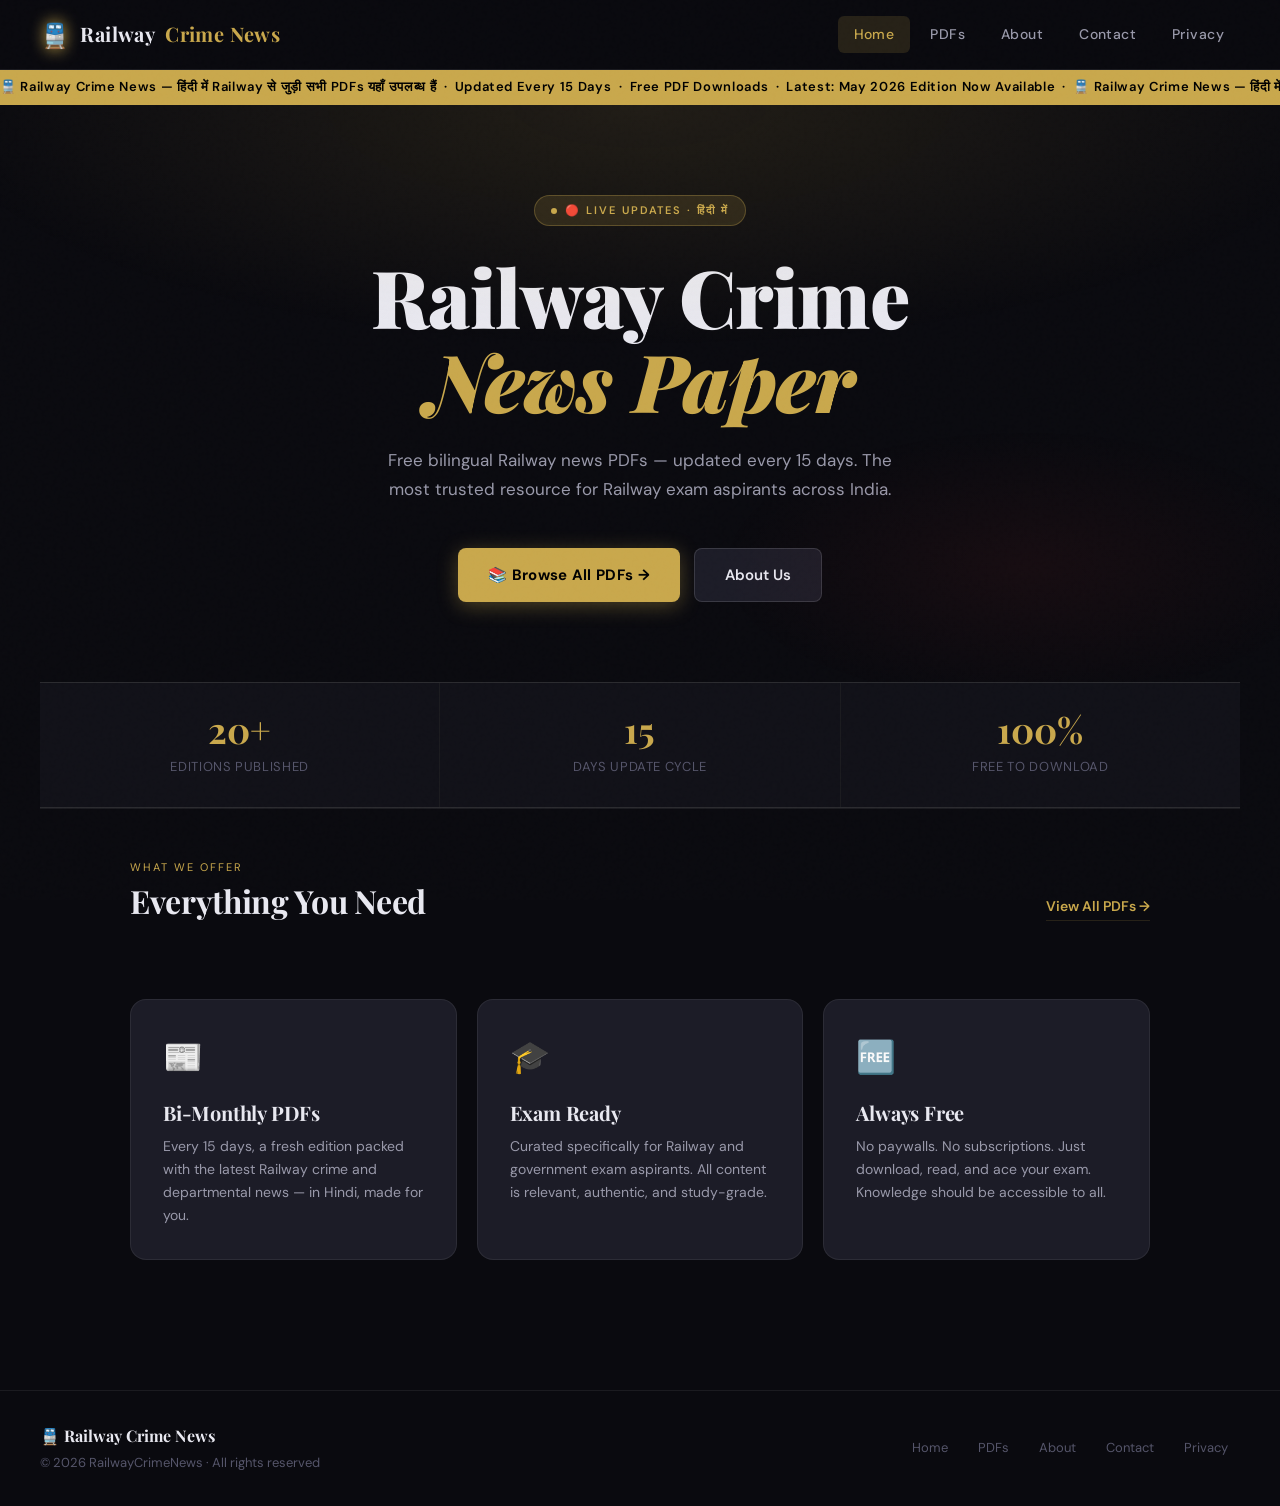
<file: index.html>
<!DOCTYPE html>
<html lang="en">
<head>
  <meta charset="UTF-8">
  <title>Railway Crime News – Free PDFs</title>
  <meta name="viewport" content="width=device-width, initial-scale=1.0">
  <script async src="https://pagead2.googlesyndication.com/pagead/js/adsbygoogle.js?client=ca-pub-1762686258745110" crossorigin="anonymous"></script>
  <link rel="stylesheet" href="style.css">
</head>
<body>

<!-- HEADER -->
<header class="header">
  <div class="logo">
    <span class="logo-icon">🚆</span>
    Railway <span>Crime News</span>
  </div>
  <nav class="nav">
    <a href="index.html" class="active">Home</a>
    <a href="pdfs.html">PDFs</a>
    <a href="about.html">About</a>
    <a href="contact.html">Contact</a>
    <a href="privacy.html">Privacy</a>
  </nav>
</header>

<!-- TICKER -->
<div class="ticker-bar">
  <span class="ticker-inner">
    🚆 Railway Crime News — हिंदी में Railway से जुड़ी सभी PDFs यहाँ उपलब्ध हैं &nbsp;·&nbsp; Updated Every 15 Days &nbsp;·&nbsp; Free PDF Downloads &nbsp;·&nbsp; Latest: May 2026 Edition Now Available &nbsp;·&nbsp; 🚆 Railway Crime News — हिंदी में Railway से जुड़ी सभी PDFs यहाँ उपलब्ध हैं &nbsp;·&nbsp; Updated Every 15 Days &nbsp;·&nbsp; Free PDF Downloads &nbsp;·&nbsp; Latest: march 2026 Edition Now Available &nbsp;·&nbsp;
  </span>
</div>

<!-- HERO -->
<section class="hero fade-in">
  <div class="hero-eyebrow">🔴 Live Updates · हिंदी में</div>
  <h1>Railway Crime<br><em> News Paper</em></h1>
  <p class="hero-sub">
    Free bilingual Railway news PDFs — updated every 15 days.
    The most trusted resource for Railway exam aspirants across India.
  </p>
  <div class="hero-actions">
    <a href="pdfs.html" class="btn-primary">📚 Browse All PDFs →</a>
    <a href="about.html" class="btn-secondary">About Us</a>
  </div>
</section>

<!-- STATS -->
<div class="stats-row fade-in fade-in-2">
  <div class="stat-item">
    <span class="stat-num">20+</span>
    <span class="stat-label">Editions Published</span>
  </div>
  <div class="stat-item">
    <span class="stat-num">15</span>
    <span class="stat-label">Days Update Cycle</span>
  </div>
  <div class="stat-item">
    <span class="stat-num">100%</span>
    <span class="stat-label">Free to Download</span>
  </div>
</div>

<hr class="divider">

<!-- FEATURE CARDS -->
<div class="section-header" style="padding-top:50px;">
  <div>
    <span class="section-label">What We Offer</span>
    <h2>Everything You Need</h2>
  </div>
  <a href="pdfs.html">View All PDFs →</a>
</div>

<div class="home-features fade-in fade-in-3">

  <div class="feature-card">
    <span class="feature-icon">📰</span>
    <h3>Bi-Monthly PDFs</h3>
    <p>Every 15 days, a fresh edition packed with the latest Railway crime and departmental news — in Hindi, made for you.</p>
  </div>

  <div class="feature-card">
    <span class="feature-icon">🎓</span>
    <h3>Exam Ready</h3>
    <p>Curated specifically for Railway and government exam aspirants. All content is relevant, authentic, and study-grade.</p>
  </div>

  <div class="feature-card">
    <span class="feature-icon">🆓</span>
    <h3>Always Free</h3>
    <p>No paywalls. No subscriptions. Just download, read, and ace your exam. Knowledge should be accessible to all.</p>
  </div>

</div>

<!-- FOOTER -->
<footer class="footer">
  <div class="footer-left">
    <span class="footer-brand">🚆 Railway Crime News</span>
    <span class="footer-copy">© 2026 RailwayCrimeNews · All rights reserved</span>
  </div>
  <nav class="footer-nav">
    <a href="index.html">Home</a>
    <a href="pdfs.html">PDFs</a>
    <a href="about.html">About</a>
    <a href="contact.html">Contact</a>
    <a href="privacy.html">Privacy</a>
  </nav>
</footer>

</body>
</html>
</file>
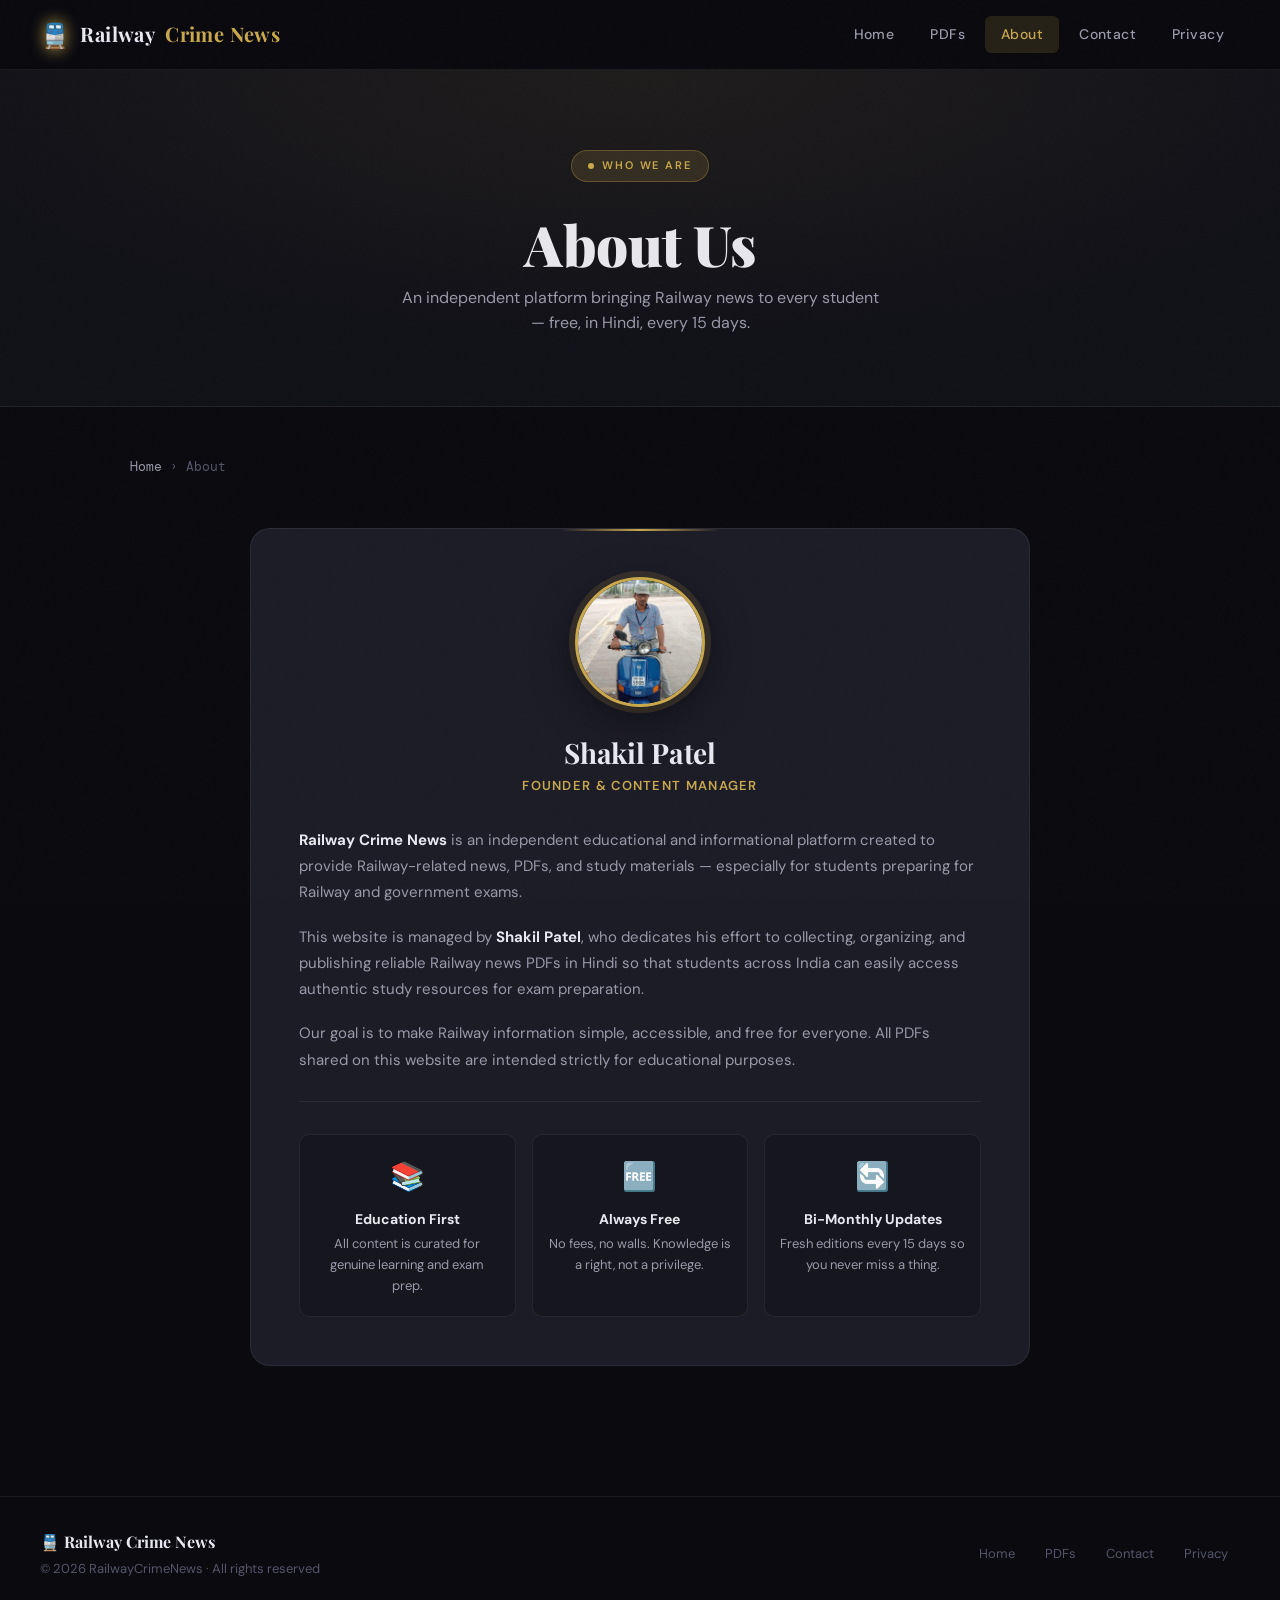
<file: about.html>
<!DOCTYPE html>
<html lang="en">
<head>
  <meta charset="UTF-8">
  <title>About Us – Railway Crime News</title>
  <meta name="viewport" content="width=device-width, initial-scale=1.0">
  <link rel="stylesheet" href="style.css">
</head>
<body>

<header class="header">
  <div class="logo">
    <span class="logo-icon">🚆</span>
    Railway <span>Crime News</span>
  </div>
  <nav class="nav">
    <a href="index.html">Home</a>
    <a href="pdfs.html">PDFs</a>
    <a href="about.html" class="active">About</a>
    <a href="contact.html">Contact</a>
    <a href="privacy.html">Privacy</a>
  </nav>
</header>

<section class="about-hero fade-in">
  <div class="hero-eyebrow">Who We Are</div>
  <h1 class="page-title">About Us</h1>
  <p class="page-subtitle" style="max-width:480px;margin:0 auto;">
    An independent platform bringing Railway news to every student — free, in Hindi, every 15 days.
  </p>
</section>

<div class="container">
  <nav class="breadcrumb">
    <a href="index.html">Home</a>
    <span>›</span>
    <span>About</span>
  </nav>

  <div class="about-card fade-in fade-in-2">

    <!-- Profile image — falls back gracefully -->
    <img
      src="images/profile.jpeg"
      alt="Shakil Patel"
      class="profile-img"
      onerror="this.style.display='none'; document.getElementById('profileFallback').style.display='flex';"
    >
    <div id="profileFallback" class="profile-placeholder" style="display:none;">👤</div>

    <h2>Shakil Patel</h2>
    <span class="role">Founder &amp; Content Manager</span>

    <p class="about-text">
      <strong>Railway Crime News</strong> is an independent educational and informational platform
      created to provide Railway-related news, PDFs, and study materials — especially for students
      preparing for Railway and government exams.
    </p>

    <p class="about-text">
      This website is managed by <strong>Shakil Patel</strong>, who dedicates his effort to collecting,
      organizing, and publishing reliable Railway news PDFs in Hindi so that students across India
      can easily access authentic study resources for exam preparation.
    </p>

    <p class="about-text">
      Our goal is to make Railway information simple, accessible, and free for everyone.
      All PDFs shared on this website are intended strictly for educational purposes.
    </p>

    <hr class="about-divider">

    <div class="about-values">
      <div class="value-item">
        <span class="vi-icon">📚</span>
        <strong>Education First</strong>
        <p>All content is curated for genuine learning and exam prep.</p>
      </div>
      <div class="value-item">
        <span class="vi-icon">🆓</span>
        <strong>Always Free</strong>
        <p>No fees, no walls. Knowledge is a right, not a privilege.</p>
      </div>
      <div class="value-item">
        <span class="vi-icon">🔄</span>
        <strong>Bi-Monthly Updates</strong>
        <p>Fresh editions every 15 days so you never miss a thing.</p>
      </div>
    </div>

  </div>
</div>

<footer class="footer">
  <div class="footer-left">
    <span class="footer-brand">🚆 Railway Crime News</span>
    <span class="footer-copy">© 2026 RailwayCrimeNews · All rights reserved</span>
  </div>
  <nav class="footer-nav">
    <a href="index.html">Home</a>
    <a href="pdfs.html">PDFs</a>
    <a href="contact.html">Contact</a>
    <a href="privacy.html">Privacy</a>
  </nav>
</footer>

</body>
</html>
</file>
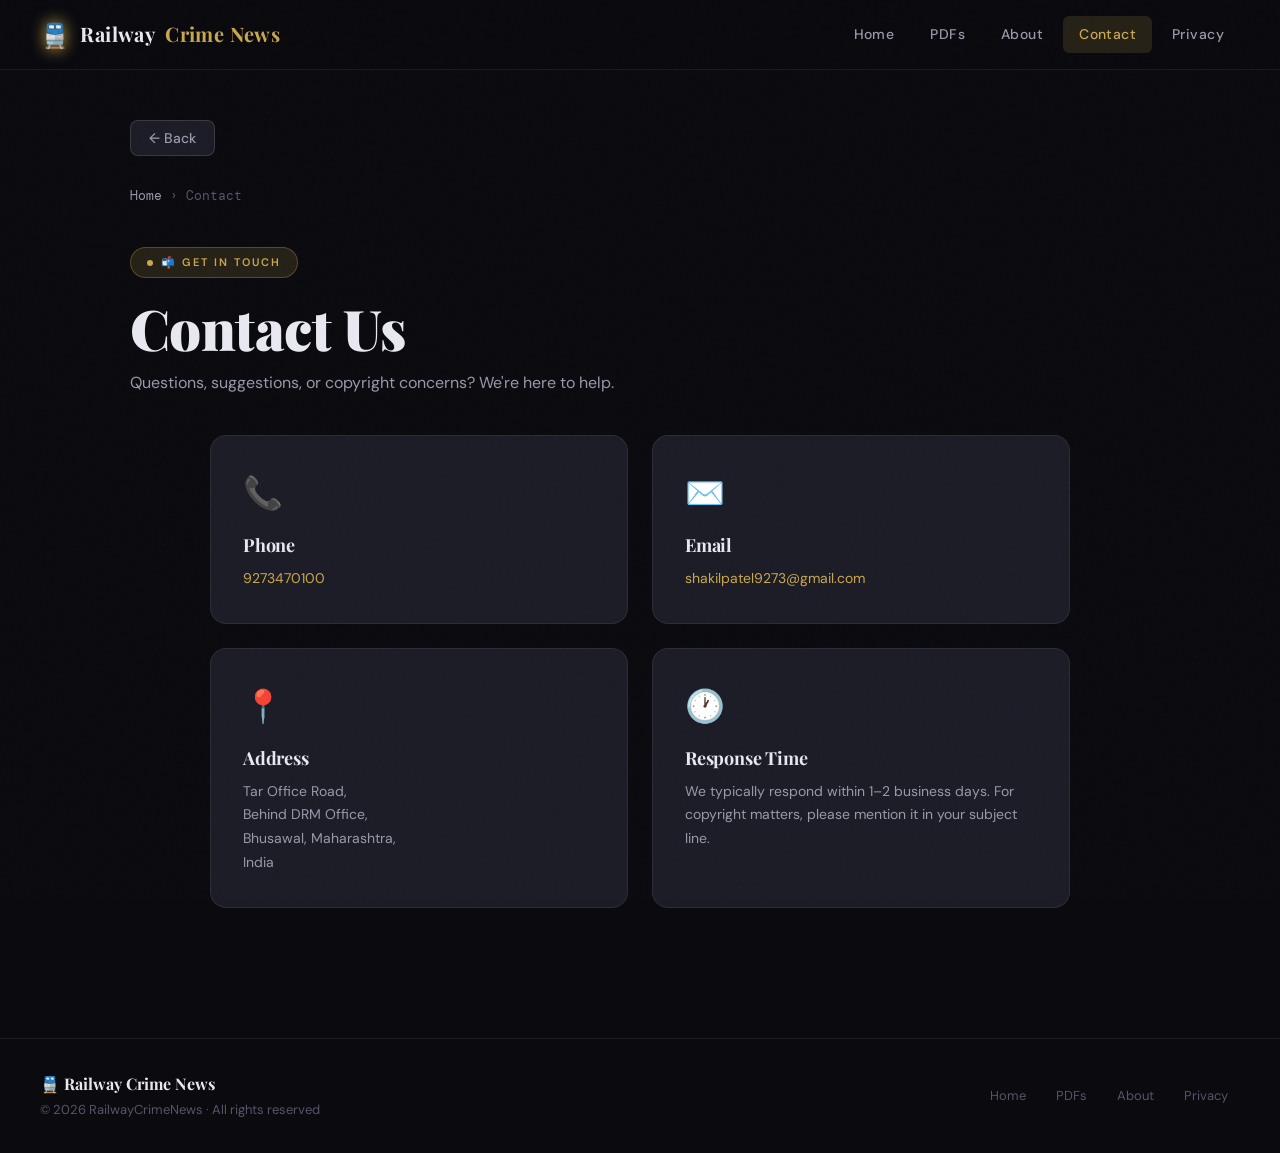
<file: contact.html>
<!DOCTYPE html>
<html lang="en">
<head>
  <meta charset="UTF-8">
  <title>Contact Us – Railway Crime News</title>
  <meta name="viewport" content="width=device-width, initial-scale=1.0">
  <link rel="stylesheet" href="style.css">
</head>
<body>

<header class="header">
  <div class="logo">
    <span class="logo-icon">🚆</span>
    Railway <span>Crime News</span>
  </div>
  <nav class="nav">
    <a href="index.html">Home</a>
    <a href="pdfs.html">PDFs</a>
    <a href="about.html">About</a>
    <a href="contact.html" class="active">Contact</a>
    <a href="privacy.html">Privacy</a>
  </nav>
</header>

<div class="container fade-in">

  <button class="back-btn" onclick="window.history.back()">← Back</button>

  <nav class="breadcrumb">
    <a href="index.html">Home</a>
    <span>›</span>
    <span>Contact</span>
  </nav>

  <div class="hero-eyebrow" style="display:inline-flex;margin-bottom:16px;">📬 Get In Touch</div>
  <h1 class="page-title" style="text-align:left;margin-bottom:8px;">Contact Us</h1>
  <p class="page-subtitle" style="text-align:left;margin-bottom:40px;">
    Questions, suggestions, or copyright concerns? We're here to help.
  </p>

  <div class="contact-grid fade-in fade-in-2">

    <div class="contact-card">
      <span class="contact-card-icon">📞</span>
      <h3>Phone</h3>
      <p>
        <a href="tel:9273470100">9273470100</a>
      </p>
    </div>

    <div class="contact-card">
      <span class="contact-card-icon">✉️</span>
      <h3>Email</h3>
      <p>
        <a href="mailto:shakilpatel9273@gmail.com">shakilpatel9273@gmail.com</a>
      </p>
    </div>

    <div class="contact-card">
      <span class="contact-card-icon">📍</span>
      <h3>Address</h3>
      <address>
        Tar Office Road,<br>
        Behind DRM Office,<br>
        Bhusawal, Maharashtra,<br>
        India
      </address>
    </div>

    <div class="contact-card">
      <span class="contact-card-icon">🕐</span>
      <h3>Response Time</h3>
      <p>We typically respond within 1–2 business days. For copyright matters, please mention it in your subject line.</p>
    </div>

  </div>

</div>

<footer class="footer">
  <div class="footer-left">
    <span class="footer-brand">🚆 Railway Crime News</span>
    <span class="footer-copy">© 2026 RailwayCrimeNews · All rights reserved</span>
  </div>
  <nav class="footer-nav">
    <a href="index.html">Home</a>
    <a href="pdfs.html">PDFs</a>
    <a href="about.html">About</a>
    <a href="privacy.html">Privacy</a>
  </nav>
</footer>

</body>
</html>
</file>
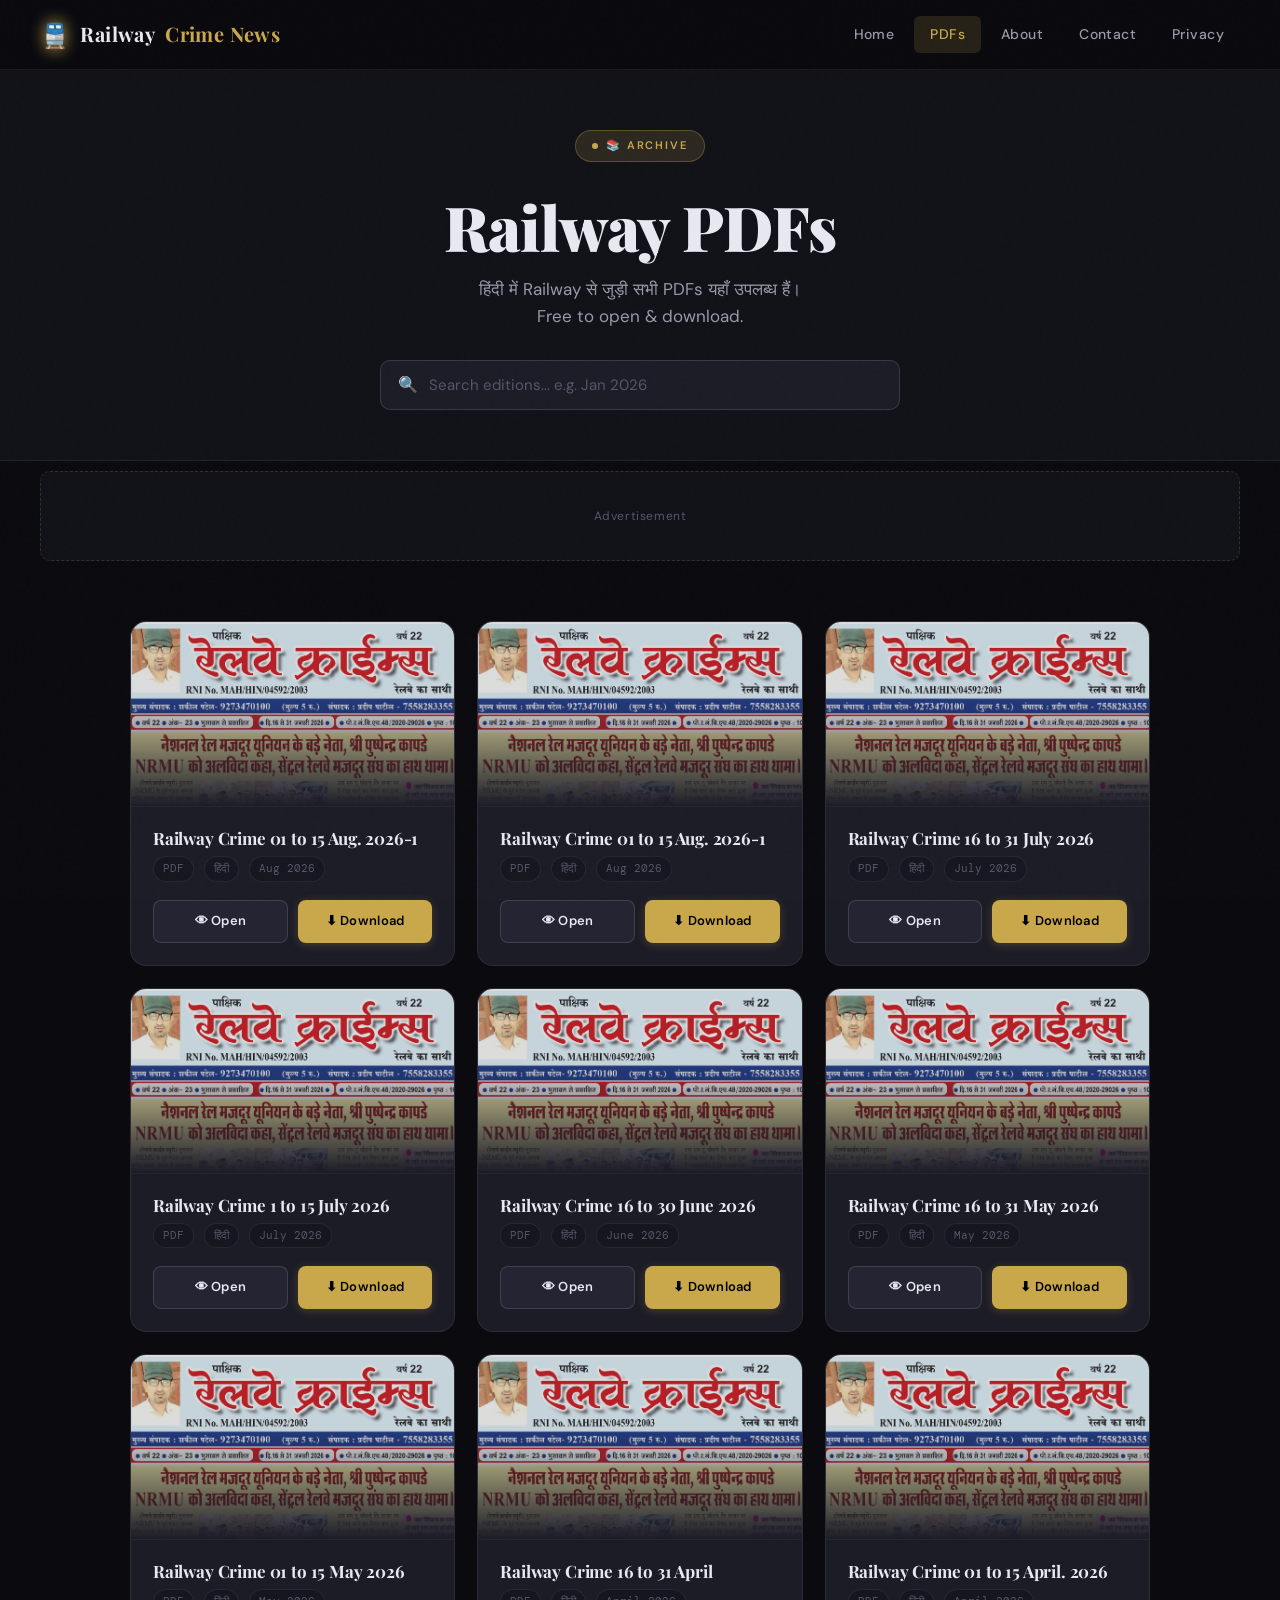
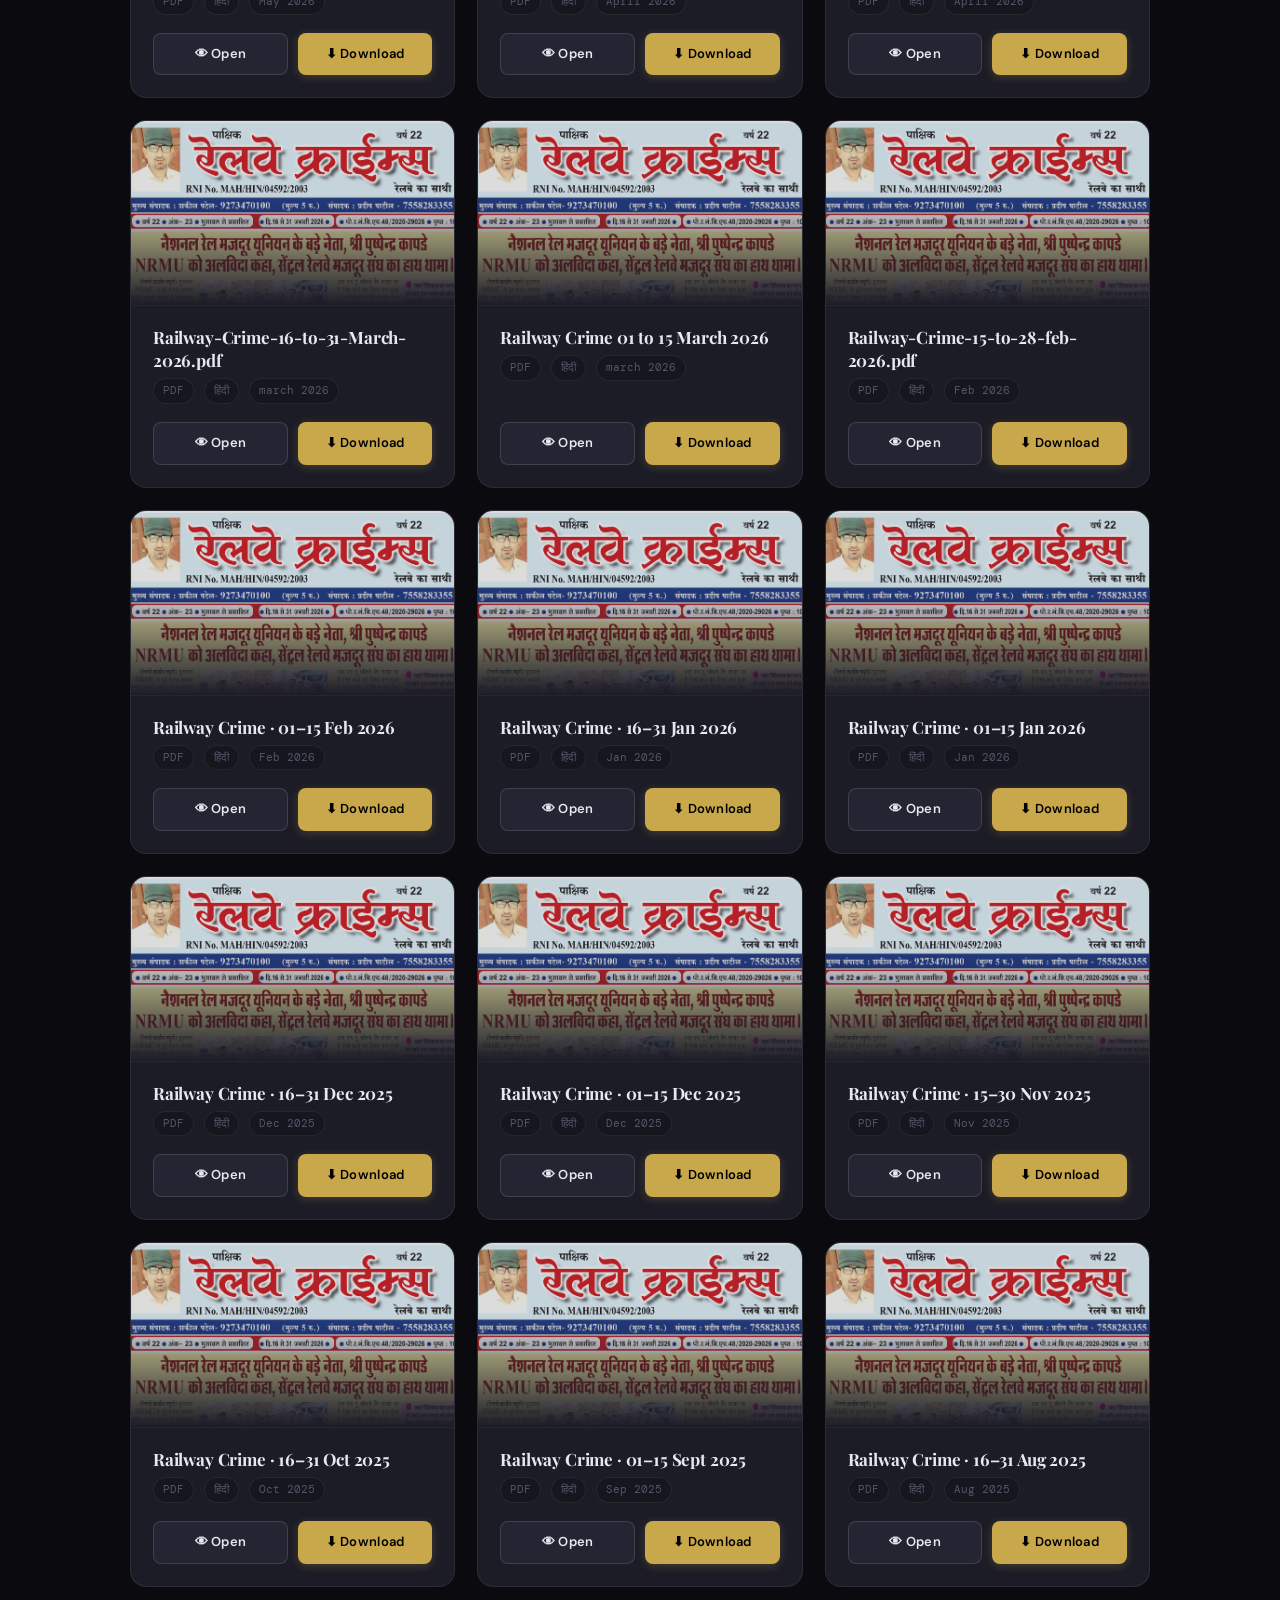
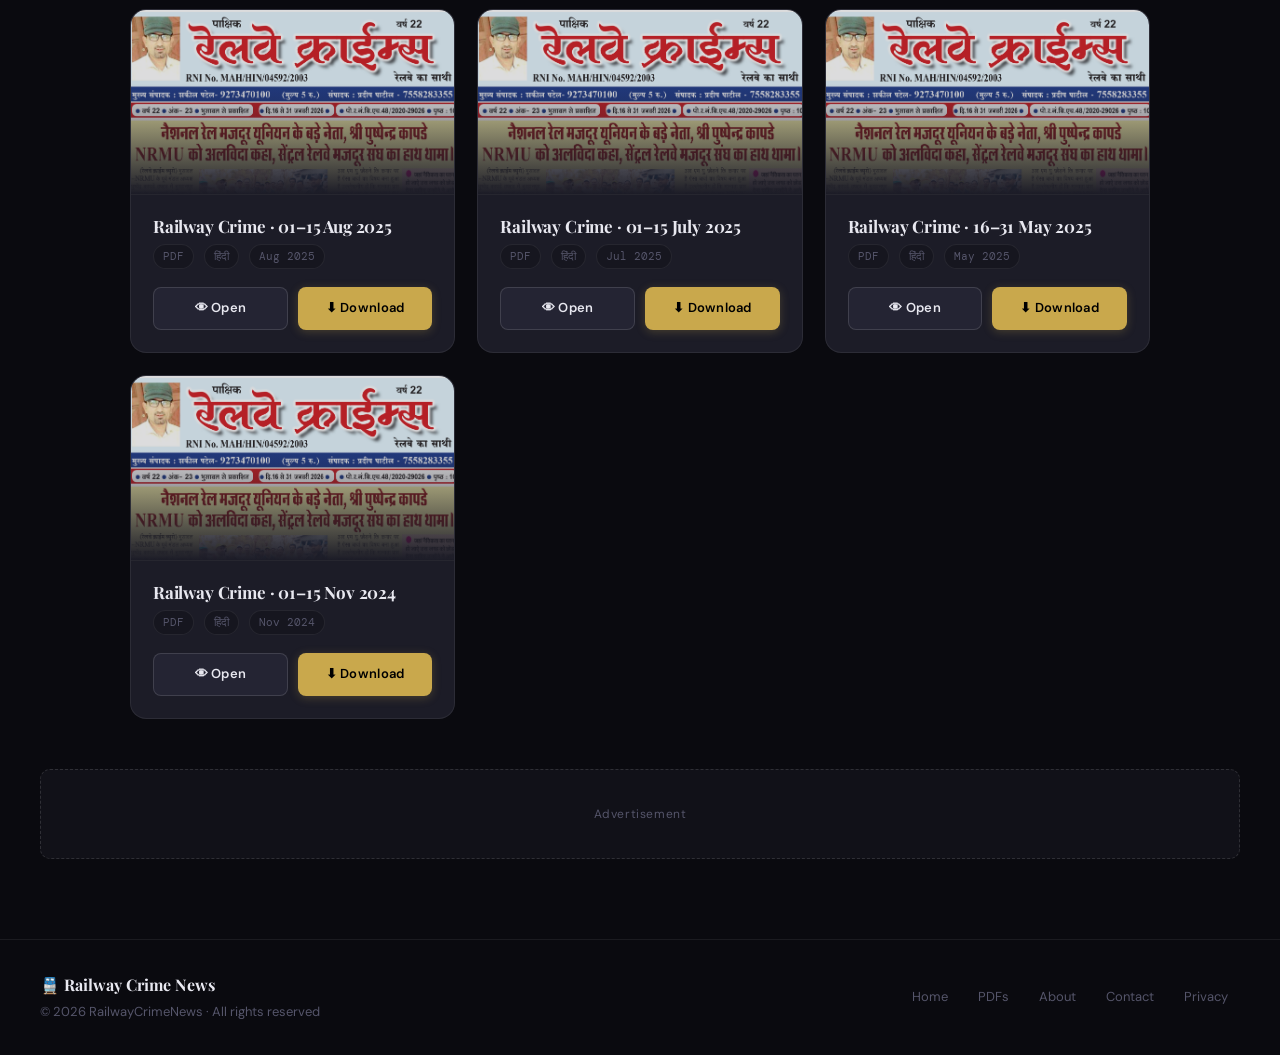
<file: pdfs.html>
<!DOCTYPE html>
<html lang="en">
<head>
  <meta charset="UTF-8">
  <title>PDF Downloads – Railway Crime News</title>
  <meta name="viewport" content="width=device-width, initial-scale=1.0">
  <script async src="https://pagead2.googlesyndication.com/pagead/js/adsbygoogle.js?client=ca-pub-1762686258745110" crossorigin="anonymous"></script>
  <link rel="stylesheet" href="style.css">
</head>
<body>

<!-- HEADER -->
<header class="header">
  <div class="logo">
    <span class="logo-icon">🚆</span>
    Railway <span>Crime News</span>
  </div>
  <nav class="nav">
    <a href="index.html">Home</a>
    <a href="pdfs.html" class="active">PDFs</a>
    <a href="about.html">About</a>
    <a href="contact.html">Contact</a>
    <a href="privacy.html">Privacy</a>
  </nav>
</header>

<!-- PDFs HERO -->
<section class="pdfs-hero fade-in">
  <div class="hero-eyebrow">📚 Archive</div>
  <h1>Railway PDFs</h1>
  <p>हिंदी में Railway से जुड़ी सभी PDFs यहाँ उपलब्ध हैं।<br>Free to open &amp; download.</p>

  <div class="search-wrap">
    <span class="search-icon">🔍</span>
    <input
      type="text"
      id="searchInput"
      placeholder="Search editions... e.g. Jan 2026"
      class="search-box"
      oninput="searchPDFs()"
    />
  </div>
</section>

<!-- AD -->
<div class="ad-box">Advertisement</div>

<!-- PDF GRID -->
<div class="pdf-grid" id="pdfGrid">

  <!-- 2026 Editions -->

  <div class="pdf-preview-card fade-in">
  <div class="pdf-thumb">
    <img src="thumbs/default.jpg" alt="Railway Crime 01 to 15 Aug. 2026-1" onerror="this.style.display='none'">
  </div>
  <div class="pdf-info">
    <h3>Railway Crime 01 to 15 Aug. 2026-1</h3>
    <div class="pdf-meta">
      <span class="pdf-tag">PDF</span>
      <span class="pdf-tag">हिंदी</span>
        <span class="pdf-tag">Aug 2026</span>
    </div>
    <div class="pdf-actions">
      <a href="pdf/Railway Crime 15 to 31 Aug. 2026.pdf" target="_blank" class="open-btn">&#128065; Open</a>
      <a href="pdf/Railway Crime 15 to 31 Aug. 2026.pdf" download class="download-btn">&#11015; Download</a>
    </div>
  </div>
</div>

  <div class="pdf-preview-card fade-in">
  <div class="pdf-thumb">
    <img src="thumbs/default.jpg" alt="Railway Crime 01 to 15 Aug. 2026-1" onerror="this.style.display='none'">
  </div>
  <div class="pdf-info">
    <h3>Railway Crime 01 to 15 Aug. 2026-1</h3>
    <div class="pdf-meta">
      <span class="pdf-tag">PDF</span>
      <span class="pdf-tag">हिंदी</span>
        <span class="pdf-tag">Aug 2026</span>
    </div>
    <div class="pdf-actions">
      <a href="pdf/Railway Crime 01 to 15 Aug. 2026-1.pdf" target="_blank" class="open-btn">&#128065; Open</a>
      <a href="pdf/Railway Crime 01 to 15 Aug. 2026-1.pdf" download class="download-btn">&#11015; Download</a>
    </div>
  </div>
</div>

    <div class="pdf-preview-card fade-in">
  <div class="pdf-thumb">
    <img src="thumbs/default.jpg" alt="Railway Crime 16 to 31 July 2026" onerror="this.style.display='none'">
  </div>
  <div class="pdf-info">
    <h3>Railway Crime 16 to 31 July 2026</h3>
    <div class="pdf-meta">
      <span class="pdf-tag">PDF</span>
      <span class="pdf-tag">हिंदी</span>
        <span class="pdf-tag">July 2026</span>
    </div>
    <div class="pdf-actions">
      <a href="pdf/Railway Crime 16 to 31 July 2026.pdf" target="_blank" class="open-btn">&#128065; Open</a>
      <a href="pdf/Railway Crime 16 to 31 July 2026.pdf" download class="download-btn">&#11015; Download</a>
    </div>
  </div>
</div>

<div class="pdf-preview-card fade-in">
  <div class="pdf-thumb">
    <img src="thumbs/default.jpg" alt="Railway Crime 1 to 15 July 2026" onerror="this.style.display='none'">
  </div>
  <div class="pdf-info">
    <h3>Railway Crime 1 to 15 July 2026</h3>
    <div class="pdf-meta">
      <span class="pdf-tag">PDF</span>
      <span class="pdf-tag">हिंदी</span>
        <span class="pdf-tag">July 2026</span>
    </div>
    <div class="pdf-actions">
      <a href="pdf/Railway Crime 1 to 15 July 2026.pdf" target="_blank" class="open-btn">&#128065; Open</a>
      <a href="pdf/Railway Crime 1 to 15 July 2026.pdf" download class="download-btn">&#11015; Download</a>
    </div>
  </div>
</div>

  <div class="pdf-preview-card fade-in">
  <div class="pdf-thumb">
    <img src="thumbs/default.jpg" alt="Railway Crime 16 to 30 June 2026" onerror="this.style.display='none'">
  </div>
  <div class="pdf-info">
    <h3>Railway Crime 16 to 30 June 2026</h3>
    <div class="pdf-meta">
      <span class="pdf-tag">PDF</span>
      <span class="pdf-tag">हिंदी</span>
        <span class="pdf-tag">June 2026</span>
    </div>
    <div class="pdf-actions">
      <a href="pdf/Railway Crime 16 to 30 June 2026.pdf" target="_blank" class="open-btn">&#128065; Open</a>
      <a href="pdf/Railway Crime 16 to 30 June 2026.pdf" download class="download-btn">&#11015; Download</a>
    </div>
  </div>
</div>


<div class="pdf-preview-card fade-in">
  <div class="pdf-thumb">
    <img src="thumbs/default.jpg" alt="Railway Crime 16 to 31 May 2026" onerror="this.style.display='none'">
  </div>
  <div class="pdf-info">
    <h3>Railway Crime 16 to 31 May 2026</h3>
    <div class="pdf-meta">
      <span class="pdf-tag">PDF</span>
      <span class="pdf-tag">हिंदी</span>
        <span class="pdf-tag">May 2026</span>
    </div>
    <div class="pdf-actions">
      <a href="pdf/Railway Crime 16 to 31 May 2026.pdf" target="_blank" class="open-btn">&#128065; Open</a>
      <a href="pdf/Railway Crime 16 to 31 May 2026.pdf" download class="download-btn">&#11015; Download</a>
    </div>
  </div>
</div>

  <div class="pdf-preview-card fade-in">
  <div class="pdf-thumb">
    <img src="thumbs/default.jpg" alt="Railway Crime 01 to 15 May 2026" onerror="this.style.display='none'">
  </div>
  <div class="pdf-info">
    <h3>Railway Crime 01 to 15 May 2026</h3>
    <div class="pdf-meta">
      <span class="pdf-tag">PDF</span>
      <span class="pdf-tag">हिंदी</span>
        <span class="pdf-tag">May 2026</span>
    </div>
    <div class="pdf-actions">
      <a href="pdf/Railway Crime 01 to 15 May 2026.pdf" target="_blank" class="open-btn">&#128065; Open</a>
      <a href="pdf/Railway Crime 01 to 15 May 2026.pdf" download class="download-btn">&#11015; Download</a>
    </div>
  </div>
</div>


   <div class="pdf-preview-card fade-in">
  <div class="pdf-thumb">
    <img src="thumbs/default.jpg" alt="Railway Crime 16 to 31 April" onerror="this.style.display='none'">
  </div>
  <div class="pdf-info">
    <h3>Railway Crime 16 to 31 April</h3>
    <div class="pdf-meta">
      <span class="pdf-tag">PDF</span>
      <span class="pdf-tag">हिंदी</span>
        <span class="pdf-tag">April 2026</span>
    </div>
    <div class="pdf-actions">
      <a href="pdf/Railway Crime 16 to 31 April.pdf" target="_blank" class="open-btn">&#128065; Open</a>
      <a href="pdf/Railway Crime 16 to 31 April.pdf" download class="download-btn">&#11015; Download</a>
    </div>
  </div>
</div>


<div class="pdf-preview-card fade-in">
  <div class="pdf-thumb">
    <img src="thumbs/default.jpg" alt="Railway Crime 01 to 15 April. 2026" onerror="this.style.display='none'">
  </div>
  <div class="pdf-info">
    <h3>Railway Crime 01 to 15 April. 2026</h3>
    <div class="pdf-meta">
      <span class="pdf-tag">PDF</span>
      <span class="pdf-tag">हिंदी</span>
        <span class="pdf-tag">April 2026</span>
    </div>
    <div class="pdf-actions">
      <a href="pdf/Railway Crime 01 to 15 April. 2026.pdf" target="_blank" class="open-btn">&#128065; Open</a>
      <a href="pdf/Railway Crime 01 to 15 April. 2026.pdf" download class="download-btn">&#11015; Download</a>
    </div>
  </div>
</div>

<div class="pdf-preview-card fade-in">
  <div class="pdf-thumb">
    <img src="thumbs/default.jpg" alt="Railway-Crime-16-to-31-March-2026.pdf" onerror="this.style.display='none'">
  </div>
  <div class="pdf-info">
    <h3>Railway-Crime-16-to-31-March-2026.pdf</h3>
    <div class="pdf-meta">
      <span class="pdf-tag">PDF</span>
      <span class="pdf-tag">हिंदी</span>
        <span class="pdf-tag">march 2026</span>
    </div>
    <div class="pdf-actions">
      <a href="pdf/Railway-Crime-16-to-31-March-2026.pdf" target="_blank" class="open-btn">&#128065; Open</a>
      <a href="pdf/Railway-Crime-16-to-31-March-2026.pdf" download class="download-btn">&#11015; Download</a>
    </div>
  </div>
</div>  

<div class="pdf-preview-card fade-in">
  <div class="pdf-thumb">
    <img src="thumbs/default.jpg" alt="Railway Crime 01 to 15 March 2026" onerror="this.style.display='none'">
  </div>
  <div class="pdf-info">
    <h3>Railway Crime 01 to 15 March 2026</h3>
    <div class="pdf-meta">
      <span class="pdf-tag">PDF</span>
      <span class="pdf-tag">हिंदी</span>
        <span class="pdf-tag">march 2026</span>
    </div>
    <div class="pdf-actions">
      <a href="pdf/Railway-Crime-01-to-15-March-2026.pdf" target="_blank" class="open-btn">&#128065; Open</a>
      <a href="pdf/Railway-Crime-01-to-15-March-2026.pdf" download class="download-btn">&#11015; Download</a>
    </div>
  </div>
</div>

<div class="pdf-preview-card fade-in">
  <div class="pdf-thumb">
    <img src="thumbs/default.jpg" alt="Railway-Crime-15-to-28-feb-2026.pdf" onerror="this.style.display='none'">
  </div>
  <div class="pdf-info">
    <h3>Railway-Crime-15-to-28-feb-2026.pdf</h3>
    <div class="pdf-meta">
      <span class="pdf-tag">PDF</span>
      <span class="pdf-tag">हिंदी</span>
        <span class="pdf-tag">Feb 2026</span>
    </div>
    <div class="pdf-actions">
      <a href="pdf/Railway-Crime-15-to-28-feb-2026.pdf" target="_blank" class="open-btn">&#128065; Open</a>
      <a href="pdf/Railway-Crime-15-to-28-feb-2026.pdf" download class="download-btn">&#11015; Download</a>
    </div>
  </div>
</div>
  

  <div class="pdf-preview-card fade-in fade-in-1">
    <div class="pdf-badge">Latest</div>
    <div class="pdf-thumb">
      <img src="thumbs/default.jpg" alt="Railway Crime PDF" onerror="this.style.display='none'">
    </div>
    <div class="pdf-info">
      <h3>Railway Crime · 01–15 Feb 2026</h3>
      <div class="pdf-meta">
        <span class="pdf-tag">PDF</span>
        <span class="pdf-tag">हिंदी</span>
        <span class="pdf-tag">Feb 2026</span>
      </div>
      <div class="pdf-actions">
        <a href="pdf/Railway Crime 01 to 15 FEb. 2026.pdf" target="_blank" class="open-btn">👁 Open</a>
        <a href="pdf/Railway Crime 01 to 15 FEb. 2026.pdf" download class="download-btn">⬇ Download</a>
      </div>
    </div>
  </div>

  <div class="pdf-preview-card fade-in fade-in-2">
    <div class="pdf-thumb">
      <img src="thumbs/default.jpg" alt="Railway Crime PDF" onerror="this.style.display='none'">
    </div>
    <div class="pdf-info">
      <h3>Railway Crime · 16–31 Jan 2026</h3>
      <div class="pdf-meta">
        <span class="pdf-tag">PDF</span>
        <span class="pdf-tag">हिंदी</span>
        <span class="pdf-tag">Jan 2026</span>
      </div>
      <div class="pdf-actions">
        <a href="pdf/Railway-Crime-16-to-31-Jan-2026.pdf" target="_blank" class="open-btn">👁 Open</a>
        <a href="pdf/Railway-Crime-16-to-31-Jan-2026.pdf" download class="download-btn">⬇ Download</a>
      </div>
    </div>
  </div>

  <div class="pdf-preview-card fade-in fade-in-3">
    <div class="pdf-thumb">
      <img src="thumbs/default.jpg" alt="Railway Crime PDF" onerror="this.style.display='none'">
    </div>
    <div class="pdf-info">
      <h3>Railway Crime · 01–15 Jan 2026</h3>
      <div class="pdf-meta">
        <span class="pdf-tag">PDF</span>
        <span class="pdf-tag">हिंदी</span>
        <span class="pdf-tag">Jan 2026</span>
      </div>
      <div class="pdf-actions">
        <a href="pdf/Railway Crime 01 to 15 Jan. 2026.pdf" target="_blank" class="open-btn">👁 Open</a>
        <a href="pdf/Railway Crime 01 to 15 Jan. 2026.pdf" download class="download-btn">⬇ Download</a>
      </div>
    </div>
  </div>

  <!-- 2025 Editions -->

  <div class="pdf-preview-card fade-in fade-in-4">
    <div class="pdf-thumb">
      <img src="thumbs/default.jpg" alt="Railway Crime PDF" onerror="this.style.display='none'">
    </div>
    <div class="pdf-info">
      <h3>Railway Crime · 16–31 Dec 2025</h3>
      <div class="pdf-meta">
        <span class="pdf-tag">PDF</span>
        <span class="pdf-tag">हिंदी</span>
        <span class="pdf-tag">Dec 2025</span>
      </div>
      <div class="pdf-actions">
        <a href="pdf/Railway-Crime-16-to-31-Dec-2025.pdf" target="_blank" class="open-btn">👁 Open</a>
        <a href="pdf/Railway-Crime-16-to-31-Dec-2025.pdf" download class="download-btn">⬇ Download</a>
      </div>
    </div>
  </div>

  <div class="pdf-preview-card fade-in fade-in-5">
    <div class="pdf-thumb">
      <img src="thumbs/default.jpg" alt="Railway Crime PDF" onerror="this.style.display='none'">
    </div>
    <div class="pdf-info">
      <h3>Railway Crime · 01–15 Dec 2025</h3>
      <div class="pdf-meta">
        <span class="pdf-tag">PDF</span>
        <span class="pdf-tag">हिंदी</span>
        <span class="pdf-tag">Dec 2025</span>
      </div>
      <div class="pdf-actions">
        <a href="pdf/Railway Crime 1 to 15 Dec. 2025.pdf" target="_blank" class="open-btn">👁 Open</a>
        <a href="pdf/Railway Crime 1 to 15 Dec. 2025.pdf" download class="download-btn">⬇ Download</a>
      </div>
    </div>
  </div>

  <div class="pdf-preview-card">
    <div class="pdf-thumb">
      <img src="thumbs/default.jpg" alt="Railway Crime PDF" onerror="this.style.display='none'">
    </div>
    <div class="pdf-info">
      <h3>Railway Crime · 15–30 Nov 2025</h3>
      <div class="pdf-meta">
        <span class="pdf-tag">PDF</span>
        <span class="pdf-tag">हिंदी</span>
        <span class="pdf-tag">Nov 2025</span>
      </div>
      <div class="pdf-actions">
        <a href="pdf/Railway Crime 15  to 30 Nov. 2025.pdf" target="_blank" class="open-btn">👁 Open</a>
        <a href="pdf/Railway Crime 15  to 30 Nov. 2025.pdf" download class="download-btn">⬇ Download</a>
      </div>
    </div>
  </div>

  <div class="pdf-preview-card">
    <div class="pdf-thumb">
      <img src="thumbs/default.jpg" alt="Railway Crime PDF" onerror="this.style.display='none'">
    </div>
    <div class="pdf-info">
      <h3>Railway Crime · 16–31 Oct 2025</h3>
      <div class="pdf-meta">
        <span class="pdf-tag">PDF</span>
        <span class="pdf-tag">हिंदी</span>
        <span class="pdf-tag">Oct 2025</span>
      </div>
      <div class="pdf-actions">
        <a href="pdf/Railway-Crime-16-to-31-oct-2025.pdf" target="_blank" class="open-btn">👁 Open</a>
        <a href="pdf/Railway-Crime-16-to-31-oct-2025.pdf" download class="download-btn">⬇ Download</a>
      </div>
    </div>
  </div>

  <div class="pdf-preview-card">
    <div class="pdf-thumb">
      <img src="thumbs/default.jpg" alt="Railway Crime PDF" onerror="this.style.display='none'">
    </div>
    <div class="pdf-info">
      <h3>Railway Crime · 01–15 Sept 2025</h3>
      <div class="pdf-meta">
        <span class="pdf-tag">PDF</span>
        <span class="pdf-tag">हिंदी</span>
        <span class="pdf-tag">Sep 2025</span>
      </div>
      <div class="pdf-actions">
        <a href="pdf/Railway Crime 1 to 15  sept. 2025.pdf" target="_blank" class="open-btn">👁 Open</a>
        <a href="pdf/Railway Crime 1 to 15  sept. 2025.pdf" download class="download-btn">⬇ Download</a>
      </div>
    </div>
  </div>

  <div class="pdf-preview-card">
    <div class="pdf-thumb">
      <img src="thumbs/default.jpg" alt="Railway Crime PDF" onerror="this.style.display='none'">
    </div>
    <div class="pdf-info">
      <h3>Railway Crime · 16–31 Aug 2025</h3>
      <div class="pdf-meta">
        <span class="pdf-tag">PDF</span>
        <span class="pdf-tag">हिंदी</span>
        <span class="pdf-tag">Aug 2025</span>
      </div>
      <div class="pdf-actions">
        <a href="pdf/Railway-Crime-16-to-31-aug-2025.pdf" target="_blank" class="open-btn">👁 Open</a>
        <a href="pdf/Railway-Crime-16-to-31-aug-2025.pdf" download class="download-btn">⬇ Download</a>
      </div>
    </div>
  </div>

  <div class="pdf-preview-card">
    <div class="pdf-thumb">
      <img src="thumbs/default.jpg" alt="Railway Crime PDF" onerror="this.style.display='none'">
    </div>
    <div class="pdf-info">
      <h3>Railway Crime · 01–15 Aug 2025</h3>
      <div class="pdf-meta">
        <span class="pdf-tag">PDF</span>
        <span class="pdf-tag">हिंदी</span>
        <span class="pdf-tag">Aug 2025</span>
      </div>
      <div class="pdf-actions">
        <a href="pdf/Railway Crime 1 to 15 aug. 2025.pdf" target="_blank" class="open-btn">👁 Open</a>
        <a href="pdf/Railway Crime 1 to 15 aug. 2025.pdf" download class="download-btn">⬇ Download</a>
      </div>
    </div>
  </div>

  <div class="pdf-preview-card">
    <div class="pdf-thumb">
      <img src="thumbs/default.jpg" alt="Railway Crime PDF" onerror="this.style.display='none'">
    </div>
    <div class="pdf-info">
      <h3>Railway Crime · 01–15 July 2025</h3>
      <div class="pdf-meta">
        <span class="pdf-tag">PDF</span>
        <span class="pdf-tag">हिंदी</span>
        <span class="pdf-tag">Jul 2025</span>
      </div>
      <div class="pdf-actions">
        <a href="pdf/Railway Crime 1 to 15 july. 2025.pdf" target="_blank" class="open-btn">👁 Open</a>
        <a href="pdf/Railway Crime 1 to 15 july. 2025.pdf" download class="download-btn">⬇ Download</a>
      </div>
    </div>
  </div>

  <div class="pdf-preview-card">
    <div class="pdf-thumb">
      <img src="thumbs/default.jpg" alt="Railway Crime PDF" onerror="this.style.display='none'">
    </div>
    <div class="pdf-info">
      <h3>Railway Crime · 16–31 May 2025</h3>
      <div class="pdf-meta">
        <span class="pdf-tag">PDF</span>
        <span class="pdf-tag">हिंदी</span>
        <span class="pdf-tag">May 2025</span>
      </div>
      <div class="pdf-actions">
        <a href="pdf/Railway-Crime-16-to-31-may-2025.pdf" target="_blank" class="open-btn">👁 Open</a>
        <a href="pdf/Railway-Crime-16-to-31-may-2025.pdf" download class="download-btn">⬇ Download</a>
      </div>
    </div>
  </div>

  <!-- 2024 Editions -->

  <div class="pdf-preview-card">
    <div class="pdf-thumb">
      <img src="thumbs/default.jpg" alt="Railway Crime PDF" onerror="this.style.display='none'">
    </div>
    <div class="pdf-info">
      <h3>Railway Crime · 01–15 Nov 2024</h3>
      <div class="pdf-meta">
        <span class="pdf-tag">PDF</span>
        <span class="pdf-tag">हिंदी</span>
        <span class="pdf-tag">Nov 2024</span>
      </div>
      <div class="pdf-actions">
        <a href="pdf/Railway Crime 1 to 15 nov. 2024.pdf" target="_blank" class="open-btn">👁 Open</a>
        <a href="pdf/Railway Crime 1 to 15 nov. 2024.pdf" download class="download-btn">⬇ Download</a>
      </div>
    </div>
  </div>

</div>

<!-- NO RESULTS -->
<p id="noResults" style="display:none; text-align:center; color:var(--text3); padding:40px 20px; font-size:16px;">
  No editions found for "<span id="searchTerm"></span>"
</p>

<!-- AD -->
<div class="ad-box" style="margin:0 40px 20px;">Advertisement</div>

<!-- FOOTER -->
<footer class="footer">
  <div class="footer-left">
    <span class="footer-brand">🚆 Railway Crime News</span>
    <span class="footer-copy">© 2026 RailwayCrimeNews · All rights reserved</span>
  </div>
  <nav class="footer-nav">
    <a href="index.html">Home</a>
    <a href="pdfs.html">PDFs</a>
    <a href="about.html">About</a>
    <a href="contact.html">Contact</a>
    <a href="privacy.html">Privacy</a>
  </nav>
</footer>

<script>
function searchPDFs() {
  const input = document.getElementById("searchInput").value.toLowerCase().trim();
  const cards = document.querySelectorAll("#pdfGrid .pdf-preview-card");
  let visible = 0;

  cards.forEach(card => {
    const title = card.querySelector("h3").innerText.toLowerCase();
    const tags  = [...card.querySelectorAll(".pdf-tag")].map(t => t.innerText.toLowerCase()).join(" ");
    if (title.includes(input) || tags.includes(input)) {
      card.style.display = "flex";
      visible++;
    } else {
      card.style.display = "none";
    }
  });

  const nr = document.getElementById("noResults");
  document.getElementById("searchTerm").textContent = input;
  nr.style.display = visible === 0 && input ? "block" : "none";
}
</script>

</body>
</html>
</file>
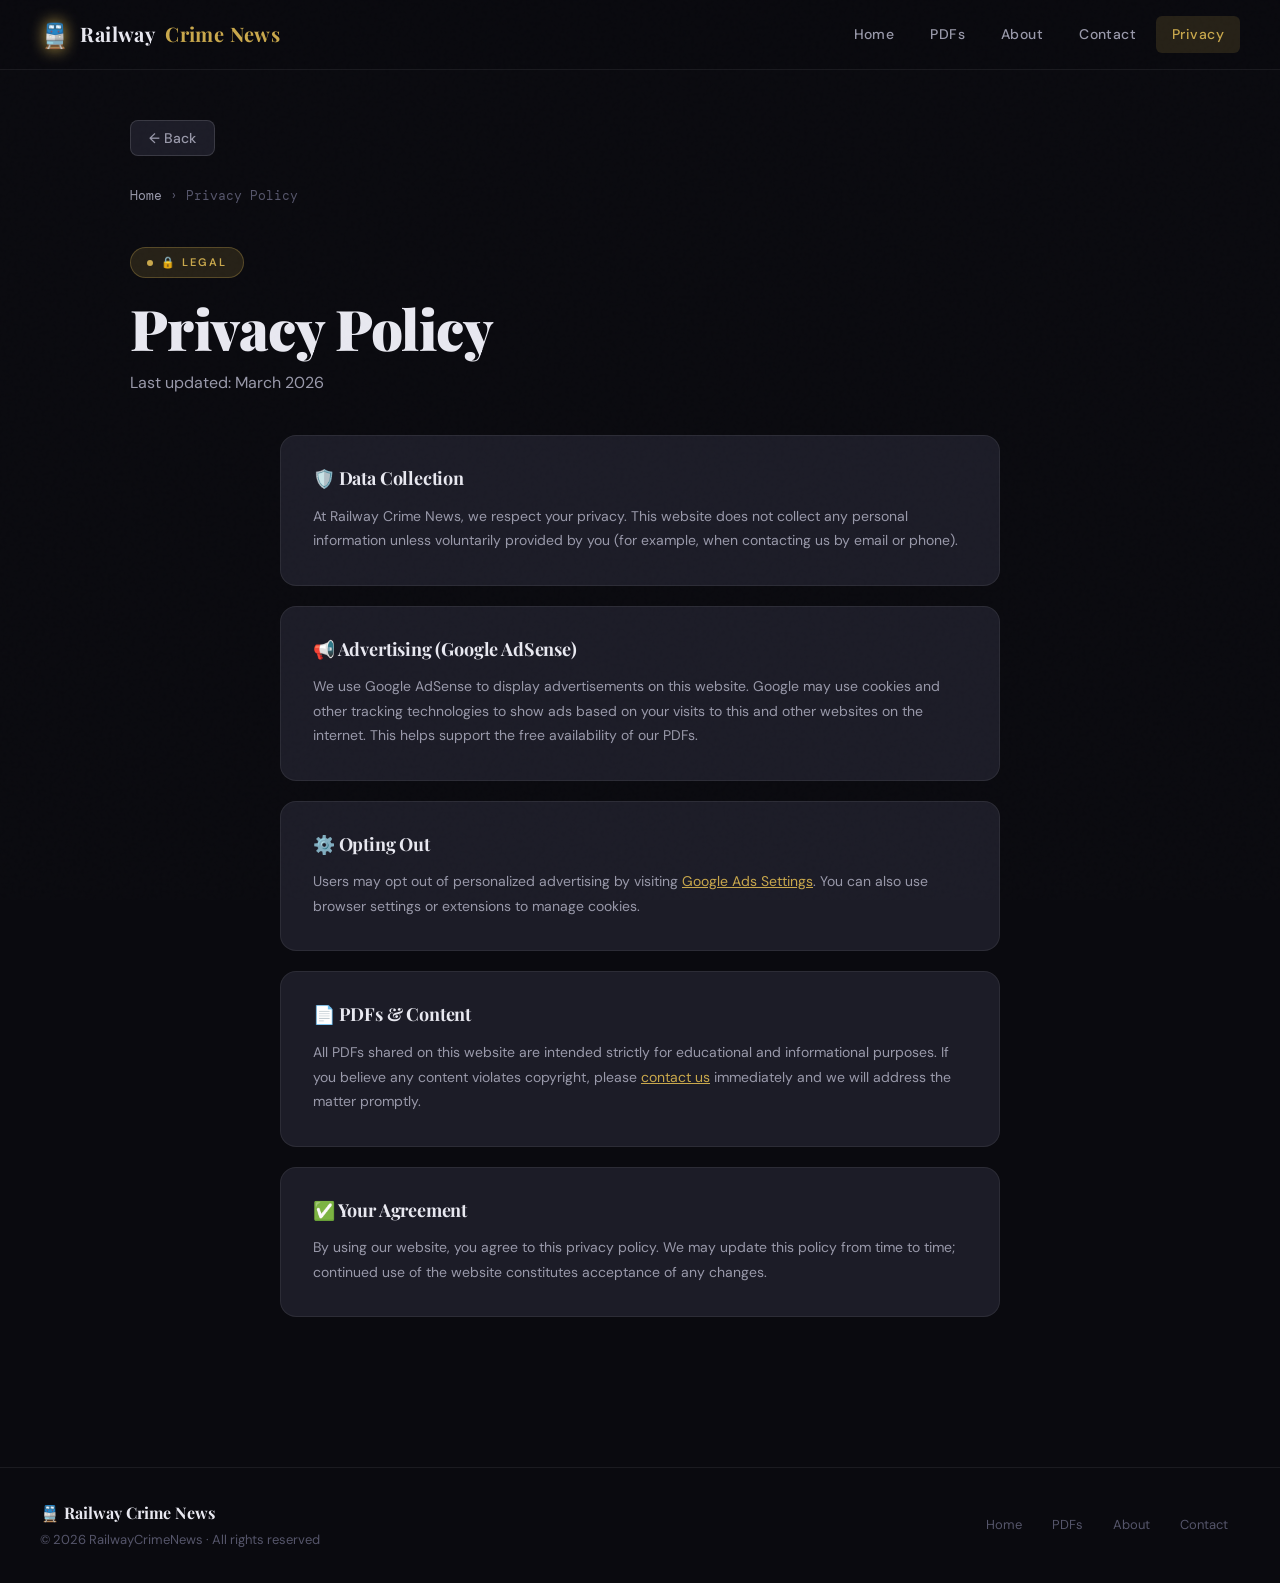
<file: privacy.html>
<!DOCTYPE html>
<html lang="en">
<head>
  <meta charset="UTF-8">
  <title>Privacy Policy – Railway Crime News</title>
  <meta name="viewport" content="width=device-width, initial-scale=1.0">
  <link rel="stylesheet" href="style.css">
</head>
<body>

<header class="header">
  <div class="logo">
    <span class="logo-icon">🚆</span>
    Railway <span>Crime News</span>
  </div>
  <nav class="nav">
    <a href="index.html">Home</a>
    <a href="pdfs.html">PDFs</a>
    <a href="about.html">About</a>
    <a href="contact.html">Contact</a>
    <a href="privacy.html" class="active">Privacy</a>
  </nav>
</header>

<div class="container fade-in">

  <button class="back-btn" onclick="window.history.back()">← Back</button>

  <nav class="breadcrumb">
    <a href="index.html">Home</a>
    <span>›</span>
    <span>Privacy Policy</span>
  </nav>

  <div class="hero-eyebrow" style="display:inline-flex;margin-bottom:16px;">🔒 Legal</div>
  <h1 class="page-title" style="text-align:left;margin-bottom:8px;">Privacy Policy</h1>
  <p class="page-subtitle" style="text-align:left;margin-bottom:40px;">
    Last updated: March 2026
  </p>

  <div class="privacy-content fade-in fade-in-2">

    <div class="privacy-section">
      <h3>🛡️ Data Collection</h3>
      <p>
        At Railway Crime News, we respect your privacy. This website does not collect any personal
        information unless voluntarily provided by you (for example, when contacting us by email or phone).
      </p>
    </div>

    <div class="privacy-section">
      <h3>📢 Advertising (Google AdSense)</h3>
      <p>
        We use Google AdSense to display advertisements on this website. Google may use cookies and
        other tracking technologies to show ads based on your visits to this and other websites on the internet.
        This helps support the free availability of our PDFs.
      </p>
    </div>

    <div class="privacy-section">
      <h3>⚙️ Opting Out</h3>
      <p>
        Users may opt out of personalized advertising by visiting
        <a href="https://adssettings.google.com" target="_blank" rel="noopener">Google Ads Settings</a>.
        You can also use browser settings or extensions to manage cookies.
      </p>
    </div>

    <div class="privacy-section">
      <h3>📄 PDFs &amp; Content</h3>
      <p>
        All PDFs shared on this website are intended strictly for educational and informational purposes.
        If you believe any content violates copyright, please <a href="contact.html">contact us</a> immediately
        and we will address the matter promptly.
      </p>
    </div>

    <div class="privacy-section">
      <h3>✅ Your Agreement</h3>
      <p>
        By using our website, you agree to this privacy policy. We may update this policy from time to time;
        continued use of the website constitutes acceptance of any changes.
      </p>
    </div>

  </div>
</div>

<footer class="footer">
  <div class="footer-left">
    <span class="footer-brand">🚆 Railway Crime News</span>
    <span class="footer-copy">© 2026 RailwayCrimeNews · All rights reserved</span>
  </div>
  <nav class="footer-nav">
    <a href="index.html">Home</a>
    <a href="pdfs.html">PDFs</a>
    <a href="about.html">About</a>
    <a href="contact.html">Contact</a>
  </nav>
</footer>

</body>
</html>
</file>
<file: style.css>
/* ============================================================
   RAILWAY CRIME NEWS — PREMIUM EDITION
   Aesthetic: Luxury Editorial / Newsroom Dark
   ============================================================ */

@import url('https://fonts.googleapis.com/css2?family=Playfair+Display:ital,wght@0,400;0,700;0,900;1,400;1,700&family=DM+Sans:wght@300;400;500;600&family=DM+Mono:wght@400;500&display=swap');

/* ── CSS VARIABLES ── */
:root {
  --bg:        #0a0a0f;
  --bg2:       #111118;
  --bg3:       #16161f;
  --surface:   #1c1c27;
  --surface2:  #242433;
  --border:    rgba(255,255,255,0.07);
  --border2:   rgba(255,255,255,0.13);

  --gold:      #c9a84c;
  --gold2:     #e8c97a;
  --gold-dim:  rgba(201,168,76,0.15);
  --red:       #e53935;
  --red-dim:   rgba(229,57,53,0.12);

  --text:      #e8e8f0;
  --text2:     #9999aa;
  --text3:     #55556a;

  --radius:    10px;
  --radius-lg: 16px;
  --shadow:    0 8px 32px rgba(0,0,0,0.6);
  --shadow-lg: 0 20px 60px rgba(0,0,0,0.8);

  --header-h: 70px;
}

/* ── RESET ── */
*, *::before, *::after { box-sizing: border-box; margin: 0; padding: 0; }

html { scroll-behavior: smooth; }

body {
  background: var(--bg);
  color: var(--text);
  font-family: 'DM Sans', sans-serif;
  font-weight: 400;
  line-height: 1.6;
  min-height: 100vh;
  overflow-x: hidden;
}

/* ── GRAIN OVERLAY ── */
body::before {
  content: '';
  position: fixed;
  inset: 0;
  background-image: url("data:image/svg+xml,%3Csvg viewBox='0 0 256 256' xmlns='http://www.w3.org/2000/svg'%3E%3Cfilter id='noise'%3E%3CfeTurbulence type='fractalNoise' baseFrequency='0.9' numOctaves='4' stitchTiles='stitch'/%3E%3C/filter%3E%3Crect width='100%25' height='100%25' filter='url(%23noise)' opacity='0.04'/%3E%3C/svg%3E");
  pointer-events: none;
  z-index: 9999;
  opacity: 0.4;
}

/* ── TYPOGRAPHY ── */
h1, h2, h3, h4 {
  font-family: 'Playfair Display', serif;
  line-height: 1.2;
  letter-spacing: -0.01em;
}

/* ══════════════════════════════════════
   HEADER
══════════════════════════════════════ */
.header {
  position: sticky;
  top: 0;
  z-index: 100;
  height: var(--header-h);
  background: rgba(10,10,15,0.85);
  backdrop-filter: blur(20px) saturate(1.5);
  -webkit-backdrop-filter: blur(20px);
  border-bottom: 1px solid var(--border);
  display: flex;
  align-items: center;
  justify-content: space-between;
  padding: 0 40px;
}

.logo {
  font-family: 'Playfair Display', serif;
  font-size: 20px;
  font-weight: 700;
  color: var(--text);
  letter-spacing: 0.02em;
  display: flex;
  align-items: center;
  gap: 10px;
  text-decoration: none;
}

.logo .logo-icon {
  font-size: 24px;
  filter: drop-shadow(0 0 8px var(--gold));
}

.logo span {
  color: var(--gold);
}

.nav {
  display: flex;
  align-items: center;
  gap: 4px;
}

.nav a {
  color: var(--text2);
  text-decoration: none;
  font-size: 14px;
  font-weight: 500;
  padding: 7px 16px;
  border-radius: 6px;
  transition: color 0.2s, background 0.2s;
  letter-spacing: 0.03em;
}

.nav a:hover { color: var(--text); background: var(--surface); }
.nav a.active { color: var(--gold); background: var(--gold-dim); }

/* ══════════════════════════════════════
   HERO TICKER
══════════════════════════════════════ */
.ticker-bar {
  background: var(--gold);
  color: #000;
  font-size: 13px;
  font-weight: 600;
  letter-spacing: 0.05em;
  padding: 7px 0;
  overflow: hidden;
  white-space: nowrap;
}

.ticker-inner {
  display: inline-block;
  animation: ticker 28s linear infinite;
}

@keyframes ticker {
  from { transform: translateX(100vw); }
  to   { transform: translateX(-100%); }
}

/* ══════════════════════════════════════
   HERO SECTION (index.html)
══════════════════════════════════════ */
.hero {
  position: relative;
  padding: 90px 40px 80px;
  text-align: center;
  overflow: hidden;
}

.hero::before {
  content: '';
  position: absolute;
  inset: 0;
  background:
    radial-gradient(ellipse 80% 60% at 50% 0%, rgba(201,168,76,0.12) 0%, transparent 70%),
    radial-gradient(ellipse 40% 40% at 80% 80%, rgba(229,57,53,0.06) 0%, transparent 60%);
  pointer-events: none;
}

.hero-eyebrow {
  display: inline-flex;
  align-items: center;
  gap: 8px;
  font-size: 11px;
  font-weight: 600;
  letter-spacing: 0.18em;
  text-transform: uppercase;
  color: var(--gold);
  background: var(--gold-dim);
  border: 1px solid rgba(201,168,76,0.3);
  padding: 6px 16px;
  border-radius: 100px;
  margin-bottom: 28px;
}

.hero-eyebrow::before {
  content: '';
  width: 6px; height: 6px;
  background: var(--gold);
  border-radius: 50%;
  animation: pulse 2s ease-in-out infinite;
}

@keyframes pulse {
  0%,100% { opacity: 1; transform: scale(1); }
  50% { opacity: 0.4; transform: scale(0.8); }
}

.hero h1 {
  font-size: clamp(42px, 7vw, 80px);
  font-weight: 900;
  line-height: 1.05;
  color: var(--text);
  margin-bottom: 24px;
}

.hero h1 em {
  font-style: italic;
  color: var(--gold);
}

.hero-sub {
  font-size: 17px;
  color: var(--text2);
  max-width: 520px;
  margin: 0 auto 44px;
  line-height: 1.7;
}

.hero-actions {
  display: flex;
  justify-content: center;
  gap: 14px;
  flex-wrap: wrap;
}

.btn-primary {
  display: inline-flex;
  align-items: center;
  gap: 8px;
  padding: 14px 30px;
  background: var(--gold);
  color: #000;
  font-weight: 700;
  font-size: 15px;
  border-radius: 8px;
  text-decoration: none;
  letter-spacing: 0.02em;
  transition: transform 0.2s, box-shadow 0.2s, background 0.2s;
  box-shadow: 0 4px 20px rgba(201,168,76,0.35);
}

.btn-primary:hover {
  background: var(--gold2);
  transform: translateY(-2px);
  box-shadow: 0 8px 30px rgba(201,168,76,0.5);
}

.btn-secondary {
  display: inline-flex;
  align-items: center;
  gap: 8px;
  padding: 14px 30px;
  background: var(--surface);
  color: var(--text);
  font-weight: 600;
  font-size: 15px;
  border-radius: 8px;
  text-decoration: none;
  border: 1px solid var(--border2);
  transition: background 0.2s, transform 0.2s;
}

.btn-secondary:hover {
  background: var(--surface2);
  transform: translateY(-2px);
}

/* ══════════════════════════════════════
   STATS ROW
══════════════════════════════════════ */
.stats-row {
  display: grid;
  grid-template-columns: repeat(3, 1fr);
  gap: 1px;
  background: var(--border);
  border-top: 1px solid var(--border);
  border-bottom: 1px solid var(--border);
  margin: 0 40px;
}

.stat-item {
  background: var(--bg2);
  padding: 28px 30px;
  text-align: center;
}

.stat-num {
  font-family: 'Playfair Display', serif;
  font-size: 36px;
  font-weight: 700;
  color: var(--gold);
  display: block;
  line-height: 1;
  margin-bottom: 6px;
}

.stat-label {
  font-size: 13px;
  color: var(--text3);
  letter-spacing: 0.05em;
  text-transform: uppercase;
}

/* ══════════════════════════════════════
   FEATURE CARD (home)
══════════════════════════════════════ */
.home-features {
  display: grid;
  grid-template-columns: repeat(auto-fit, minmax(280px, 1fr));
  gap: 20px;
  padding: 50px 40px;
  max-width: 1100px;
  margin: 0 auto;
}

.feature-card {
  background: var(--surface);
  border: 1px solid var(--border);
  border-radius: var(--radius-lg);
  padding: 32px;
  transition: border-color 0.3s, transform 0.3s, box-shadow 0.3s;
  position: relative;
  overflow: hidden;
}

.feature-card::before {
  content: '';
  position: absolute;
  top: 0; left: 0; right: 0;
  height: 2px;
  background: linear-gradient(90deg, transparent, var(--gold), transparent);
  opacity: 0;
  transition: opacity 0.3s;
}

.feature-card:hover {
  border-color: var(--border2);
  transform: translateY(-4px);
  box-shadow: var(--shadow);
}

.feature-card:hover::before { opacity: 1; }

.feature-icon {
  font-size: 32px;
  margin-bottom: 18px;
  display: block;
}

.feature-card h3 {
  font-size: 20px;
  font-weight: 700;
  margin-bottom: 10px;
  color: var(--text);
}

.feature-card p {
  font-size: 14px;
  color: var(--text2);
  line-height: 1.65;
}

/* ══════════════════════════════════════
   SECTION HEADER
══════════════════════════════════════ */
.section-header {
  display: flex;
  align-items: flex-end;
  justify-content: space-between;
  padding: 0 40px;
  margin-bottom: 28px;
  max-width: 1100px;
  margin-left: auto;
  margin-right: auto;
}

.section-label {
  font-size: 11px;
  letter-spacing: 0.18em;
  text-transform: uppercase;
  color: var(--gold);
  margin-bottom: 6px;
  display: block;
}

.section-header h2 {
  font-size: 32px;
  font-weight: 700;
  color: var(--text);
}

.section-header a {
  color: var(--gold);
  font-size: 14px;
  font-weight: 600;
  text-decoration: none;
  border-bottom: 1px solid var(--gold-dim);
  padding-bottom: 2px;
  transition: border-color 0.2s;
}

.section-header a:hover { border-color: var(--gold); }

/* ══════════════════════════════════════
   CONTAINER
══════════════════════════════════════ */
.container {
  max-width: 1100px;
  margin: 0 auto;
  padding: 50px 40px;
}

.page-title {
  font-size: clamp(32px, 5vw, 56px);
  font-weight: 900;
  text-align: center;
  margin-bottom: 8px;
  color: var(--text);
}

.page-subtitle {
  text-align: center;
  color: var(--text2);
  font-size: 16px;
  margin-bottom: 50px;
}

/* ══════════════════════════════════════
   PDF PAGE
══════════════════════════════════════ */
.pdfs-hero {
  background: var(--bg2);
  border-bottom: 1px solid var(--border);
  padding: 60px 40px 50px;
  text-align: center;
}

.pdfs-hero h1 {
  font-size: clamp(36px, 5vw, 62px);
  font-weight: 900;
  margin-bottom: 12px;
}

.pdfs-hero p {
  color: var(--text2);
  font-size: 17px;
  max-width: 460px;
  margin: 0 auto 30px;
}

/* SEARCH */
.search-wrap {
  max-width: 520px;
  margin: 0 auto;
  position: relative;
}

.search-icon {
  position: absolute;
  left: 18px;
  top: 50%;
  transform: translateY(-50%);
  color: var(--text3);
  font-size: 16px;
  pointer-events: none;
}

.search-box {
  width: 100%;
  background: var(--surface);
  border: 1px solid var(--border2);
  color: var(--text);
  font-family: 'DM Sans', sans-serif;
  font-size: 15px;
  padding: 14px 20px 14px 48px;
  border-radius: 10px;
  outline: none;
  transition: border-color 0.2s, box-shadow 0.2s;
}

.search-box:focus {
  border-color: var(--gold);
  box-shadow: 0 0 0 3px var(--gold-dim);
}

.search-box::placeholder { color: var(--text3); }

/* PDF GRID */
.pdf-grid {
  display: grid;
  grid-template-columns: repeat(auto-fill, minmax(320px, 1fr));
  gap: 22px;
  padding: 50px 40px;
  max-width: 1100px;
  margin: 0 auto;
}

/* PDF CARD */
.pdf-preview-card {
  background: var(--surface);
  border: 1px solid var(--border);
  border-radius: var(--radius-lg);
  overflow: hidden;
  display: flex;
  flex-direction: column;
  transition: border-color 0.3s, transform 0.3s, box-shadow 0.3s;
  position: relative;
}

.pdf-preview-card:hover {
  border-color: rgba(201,168,76,0.35);
  transform: translateY(-5px);
  box-shadow: 0 16px 48px rgba(0,0,0,0.5), 0 0 0 1px rgba(201,168,76,0.1);
}

.pdf-badge {
  position: absolute;
  top: 14px;
  right: 14px;
  background: var(--gold);
  color: #000;
  font-size: 10px;
  font-weight: 700;
  letter-spacing: 0.08em;
  text-transform: uppercase;
  padding: 4px 10px;
  border-radius: 100px;
}

.pdf-thumb {
  background: var(--bg3);
  height: 185px;
  display: flex;
  align-items: center;
  justify-content: center;
  border-bottom: 1px solid var(--border);
  overflow: hidden;
  position: relative;
}

.pdf-thumb::after {
  content: '';
  position: absolute;
  inset: 0;
  background: linear-gradient(to top, var(--surface), transparent 60%);
}

.pdf-thumb img {
  width: 100%;
  height: 100%;
  object-fit: cover;
  object-position: top;
  opacity: 0.85;
  transition: opacity 0.3s, transform 0.4s;
}

.pdf-preview-card:hover .pdf-thumb img {
  opacity: 1;
  transform: scale(1.04);
}

.pdf-info {
  padding: 20px 22px 22px;
  flex: 1;
  display: flex;
  flex-direction: column;
}

.pdf-info h3 {
  font-size: 17px;
  font-weight: 700;
  color: var(--text);
  margin-bottom: 6px;
  line-height: 1.35;
}

.pdf-meta {
  display: flex;
  align-items: center;
  gap: 10px;
  margin-bottom: 18px;
}

.pdf-tag {
  font-size: 11px;
  color: var(--text3);
  background: var(--bg3);
  border: 1px solid var(--border);
  padding: 3px 9px;
  border-radius: 100px;
  font-family: 'DM Mono', monospace;
}

.pdf-actions {
  display: flex;
  gap: 10px;
  margin-top: auto;
}

.open-btn, .download-btn {
  flex: 1;
  display: inline-flex;
  align-items: center;
  justify-content: center;
  gap: 6px;
  padding: 10px 14px;
  border-radius: 8px;
  font-size: 13px;
  font-weight: 600;
  text-decoration: none;
  transition: all 0.2s;
  letter-spacing: 0.02em;
}

.open-btn {
  background: var(--surface2);
  color: var(--text);
  border: 1px solid var(--border2);
}

.open-btn:hover {
  background: var(--bg3);
  border-color: var(--gold);
  color: var(--gold);
}

.download-btn {
  background: var(--gold);
  color: #000;
  border: 1px solid transparent;
  box-shadow: 0 2px 10px rgba(201,168,76,0.25);
}

.download-btn:hover {
  background: var(--gold2);
  box-shadow: 0 4px 18px rgba(201,168,76,0.4);
  transform: translateY(-1px);
}

/* ══════════════════════════════════════
   AD BOX
══════════════════════════════════════ */
.ad-box {
  margin: 10px 40px;
  border-radius: var(--radius);
  background: var(--bg2);
  border: 1px dashed var(--border2);
  min-height: 90px;
  display: flex;
  align-items: center;
  justify-content: center;
  color: var(--text3);
  font-size: 12px;
  letter-spacing: 0.05em;
}

/* ══════════════════════════════════════
   ABOUT PAGE
══════════════════════════════════════ */
.about-hero {
  background: var(--bg2);
  border-bottom: 1px solid var(--border);
  padding: 80px 40px 70px;
  text-align: center;
  position: relative;
  overflow: hidden;
}

.about-hero::before {
  content: '';
  position: absolute;
  inset: 0;
  background: radial-gradient(ellipse 60% 80% at 50% 0%, rgba(201,168,76,0.08), transparent);
}

.about-card {
  max-width: 780px;
  margin: 50px auto 0;
  background: var(--surface);
  border: 1px solid var(--border);
  border-radius: 20px;
  padding: 48px;
  text-align: center;
  position: relative;
}

.about-card::before {
  content: '';
  position: absolute;
  top: 0; left: 50%;
  transform: translateX(-50%);
  width: 160px; height: 2px;
  background: linear-gradient(90deg, transparent, var(--gold), transparent);
}

.profile-img {
  width: 130px;
  height: 130px;
  border-radius: 50%;
  object-fit: cover;
  border: 3px solid var(--gold);
  box-shadow: 0 0 0 6px var(--gold-dim), 0 12px 40px rgba(0,0,0,0.5);
  margin-bottom: 22px;
}

.profile-placeholder {
  width: 130px;
  height: 130px;
  border-radius: 50%;
  background: var(--surface2);
  border: 3px solid var(--gold);
  box-shadow: 0 0 0 6px var(--gold-dim), 0 12px 40px rgba(0,0,0,0.5);
  margin: 0 auto 22px;
  display: flex;
  align-items: center;
  justify-content: center;
  font-size: 52px;
}

.about-card h2 {
  font-size: 28px;
  font-weight: 700;
  margin-bottom: 6px;
}

.role {
  color: var(--gold);
  font-size: 13px;
  font-weight: 600;
  letter-spacing: 0.1em;
  text-transform: uppercase;
  margin-bottom: 30px;
  display: block;
}

.about-text {
  color: var(--text2);
  font-size: 15px;
  line-height: 1.75;
  margin-bottom: 18px;
  text-align: left;
}

.about-text strong { color: var(--text); }

.about-divider {
  border: none;
  border-top: 1px solid var(--border);
  margin: 28px 0;
}

.about-values {
  display: grid;
  grid-template-columns: repeat(3,1fr);
  gap: 16px;
  margin-top: 32px;
}

.value-item {
  background: var(--bg3);
  border: 1px solid var(--border);
  border-radius: var(--radius);
  padding: 20px 14px;
  text-align: center;
}

.value-item .vi-icon { font-size: 28px; display: block; margin-bottom: 8px; }
.value-item p { font-size: 13px; color: var(--text2); margin: 0; }
.value-item strong { color: var(--text); font-size: 14px; display: block; margin-bottom: 4px; }

/* ══════════════════════════════════════
   CONTACT PAGE
══════════════════════════════════════ */
.contact-grid {
  display: grid;
  grid-template-columns: 1fr 1fr;
  gap: 24px;
  max-width: 860px;
  margin: 0 auto;
}

.contact-card {
  background: var(--surface);
  border: 1px solid var(--border);
  border-radius: var(--radius-lg);
  padding: 32px;
  transition: border-color 0.3s, transform 0.3s;
}

.contact-card:hover {
  border-color: var(--border2);
  transform: translateY(-3px);
}

.contact-card-icon {
  font-size: 32px;
  margin-bottom: 16px;
  display: block;
}

.contact-card h3 {
  font-size: 18px;
  margin-bottom: 10px;
  color: var(--text);
}

.contact-card p, .contact-card address {
  font-style: normal;
  color: var(--text2);
  font-size: 14px;
  line-height: 1.7;
}

.contact-card a {
  color: var(--gold);
  text-decoration: none;
}

.contact-card a:hover { text-decoration: underline; }

/* ══════════════════════════════════════
   PRIVACY PAGE
══════════════════════════════════════ */
.privacy-content {
  max-width: 720px;
  margin: 0 auto;
}

.privacy-section {
  background: var(--surface);
  border: 1px solid var(--border);
  border-radius: var(--radius-lg);
  padding: 32px;
  margin-bottom: 20px;
}

.privacy-section h3 {
  font-size: 18px;
  margin-bottom: 14px;
  color: var(--text);
  display: flex;
  align-items: center;
  gap: 10px;
}

.privacy-section p {
  color: var(--text2);
  font-size: 14px;
  line-height: 1.75;
}

.privacy-section a { color: var(--gold); }

/* ══════════════════════════════════════
   BREADCRUMB
══════════════════════════════════════ */
.breadcrumb {
  font-size: 13px;
  color: var(--text3);
  display: flex;
  align-items: center;
  gap: 8px;
  margin-bottom: 40px;
  font-family: 'DM Mono', monospace;
}

.breadcrumb a { color: var(--text2); text-decoration: none; }
.breadcrumb a:hover { color: var(--gold); }
.breadcrumb span { color: var(--text3); }

/* ══════════════════════════════════════
   BACK BUTTON
══════════════════════════════════════ */
.back-btn {
  display: inline-flex;
  align-items: center;
  gap: 8px;
  background: var(--surface);
  border: 1px solid var(--border2);
  color: var(--text2);
  font-family: 'DM Sans', sans-serif;
  font-size: 14px;
  font-weight: 500;
  cursor: pointer;
  padding: 8px 18px;
  border-radius: 8px;
  margin-bottom: 30px;
  transition: color 0.2s, border-color 0.2s, background 0.2s;
}

.back-btn:hover {
  color: var(--gold);
  border-color: var(--gold);
  background: var(--gold-dim);
}

/* ══════════════════════════════════════
   DIVIDER
══════════════════════════════════════ */
.divider {
  border: none;
  border-top: 1px solid var(--border);
  margin: 0 40px;
}

/* ══════════════════════════════════════
   FOOTER
══════════════════════════════════════ */
.footer {
  border-top: 1px solid var(--border);
  margin-top: 80px;
  padding: 32px 40px;
  display: flex;
  align-items: center;
  justify-content: space-between;
  flex-wrap: wrap;
  gap: 12px;
}

.footer-left {
  display: flex;
  flex-direction: column;
  gap: 4px;
}

.footer-brand {
  font-family: 'Playfair Display', serif;
  font-size: 16px;
  font-weight: 700;
  color: var(--text);
}

.footer-copy {
  font-size: 13px;
  color: var(--text3);
}

.footer-nav {
  display: flex;
  gap: 6px;
}

.footer-nav a {
  color: var(--text3);
  text-decoration: none;
  font-size: 13px;
  padding: 5px 12px;
  border-radius: 6px;
  transition: color 0.2s, background 0.2s;
}

.footer-nav a:hover { color: var(--text); background: var(--surface); }

/* ══════════════════════════════════════
   PAGE FADE-IN
══════════════════════════════════════ */
.fade-in {
  animation: fadeIn 0.5s ease both;
}

@keyframes fadeIn {
  from { opacity: 0; transform: translateY(16px); }
  to   { opacity: 1; transform: translateY(0); }
}

.fade-in-1 { animation-delay: 0.05s; }
.fade-in-2 { animation-delay: 0.15s; }
.fade-in-3 { animation-delay: 0.25s; }
.fade-in-4 { animation-delay: 0.35s; }
.fade-in-5 { animation-delay: 0.45s; }

/* ══════════════════════════════════════
   RESPONSIVE
══════════════════════════════════════ */
@media (max-width: 768px) {
  .header { padding: 0 20px; height: auto; flex-direction: column; align-items: flex-start; gap: 12px; padding: 16px 20px; }
  .nav { flex-wrap: wrap; gap: 2px; }
  .hero { padding: 60px 20px 50px; }
  .stats-row { grid-template-columns: 1fr; margin: 0; }
  .home-features { padding: 30px 20px; }
  .pdf-grid { grid-template-columns: 1fr; padding: 30px 20px; }
  .container { padding: 30px 20px; }
  .section-header { padding: 0 20px; flex-direction: column; align-items: flex-start; gap: 10px; }
  .contact-grid { grid-template-columns: 1fr; }
  .about-values { grid-template-columns: 1fr; }
  .footer { flex-direction: column; padding: 24px 20px; }
  .ad-box { margin: 10px 20px; }
  .pdfs-hero { padding: 40px 20px 36px; }
  .divider { margin: 0 20px; }
  .about-card { padding: 28px 20px; }
}

@media (max-width: 480px) {
  .about-card { margin: 30px 20px 0; }
}
</file>
